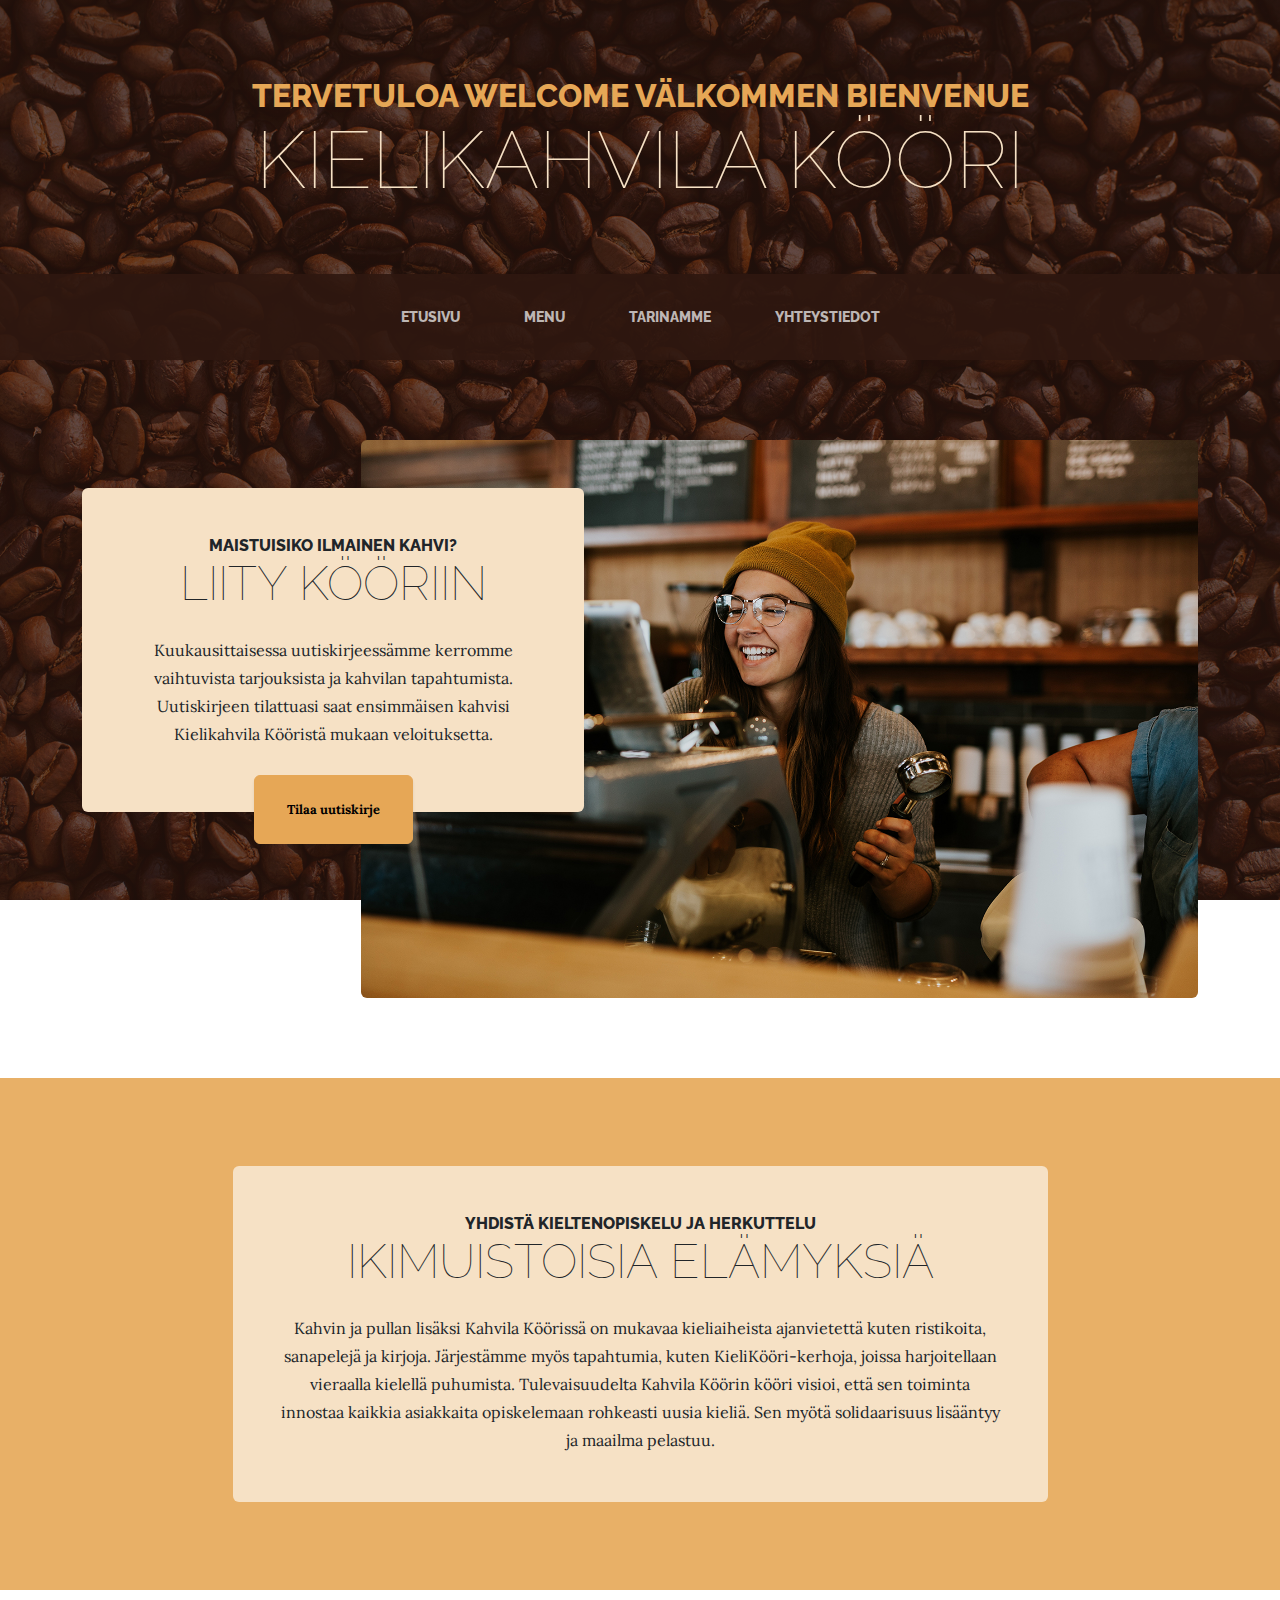
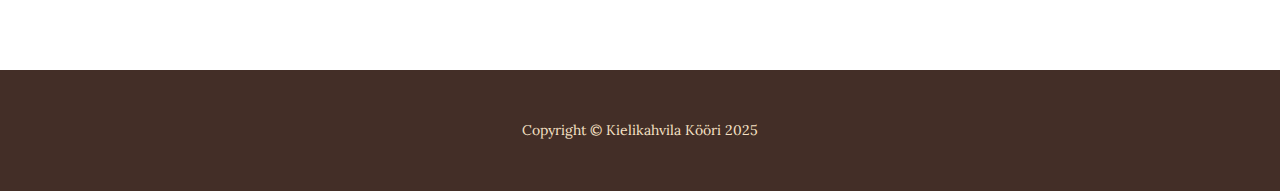
<file: index.html>
<!DOCTYPE html>
<html lang="en">

<head>
    <meta charset="utf-8" />
    <meta name="viewport" content="width=device-width, initial-scale=1, shrink-to-fit=no" />
    <meta name="description" content="" />
    <meta name="author" content="" />
    <title>Kielikahvila Kööri - Etusivu</title>
    <link rel="icon" type="image/x-icon" href="assets/favicon.ico" />
    <!-- Google fonts-->
    <link
        href="https://fonts.googleapis.com/css?family=Raleway:100,100i,200,200i,300,300i,400,400i,500,500i,600,600i,700,700i,800,800i,900,900i"
        rel="stylesheet" />
    <link href="https://fonts.googleapis.com/css?family=Lora:400,400i,700,700i" rel="stylesheet" />
    <!-- Core theme CSS (includes Bootstrap)-->
    <link href="css/styles.css" rel="stylesheet" />
</head>

<body>
    <header>
        <h1 class="site-heading text-center text-faded d-none d-lg-block">
            <span class="site-heading-upper text-primary mb-3">Tervetuloa Welcome Välkommen Bienvenue</span>
            <span class="site-heading-lower">KIELIKAHVILA KÖÖRI</span>
        </h1>
    </header>
    <!-- Navigation-->
    <nav class="navbar navbar-expand-lg navbar-dark py-lg-4" id="mainNav">
        <div class="container">
            <a class="navbar-brand text-uppercase fw-bold d-lg-none" href="index.html">Kielikahvila Kööri</a>
            <button class="navbar-toggler" type="button" data-bs-toggle="collapse"
                data-bs-target="#navbarSupportedContent" aria-controls="navbarSupportedContent" aria-expanded="false"
                aria-label="Toggle navigation"><span class="navbar-toggler-icon"></span></button>
            <div class="collapse navbar-collapse" id="navbarSupportedContent">
                <ul class="navbar-nav mx-auto">
                    <li class="nav-item px-lg-4"><a class="nav-link text-uppercase" href="index.html">Etusivu</a></li>
                    <li class="nav-item px-lg-4"><a class="nav-link text-uppercase" href="menu.html">Menu</a></li>
                    <li class="nav-item px-lg-4"><a class="nav-link text-uppercase" href="about.html">Tarinamme</a></li>
                    <li class="nav-item px-lg-4"><a class="nav-link text-uppercase"
                            href="contacts.html">Yhteystiedot</a>
                    </li>
                </ul>
            </div>
        </div>
    </nav>
    <section class="page-section clearfix">
        <div class="container">
            <div class="intro">
                <img class="intro-img img-fluid mb-3 mb-lg-0 rounded" src="assets/img/intro.jpg" alt="..." />
                <div class="intro-text left-0 text-center bg-faded p-5 rounded">
                    <h2 class="section-heading mb-4">
                        <span class="section-heading-upper">Maistuisiko ilmainen kahvi?</span>
                        <span class="section-heading-lower">Liity Kööriin</span>
                    </h2>
                    <p class="mb-3">Kuukausittaisessa uutiskirjeessämme kerromme vaihtuvista tarjouksista ja kahvilan
                        tapahtumista. Uutiskirjeen tilattuasi saat ensimmäisen kahvisi Kielikahvila Kööristä mukaan
                        veloituksetta.</p>
                    <div class="intro-button mx-auto"><a class="btn btn-primary btn-xl"
                            href="mailto:kahvila@koori.fi?subject=Haluan tilata uutiskirjeenne&body=Hei%0AHaluaisin%20tilata%20Kahvila%20Köörin%20uutiskirjeen">Tilaa
                            uutiskirje
                        </a>
                    </div>
                </div>
            </div>
        </div>
    </section>
    <section class="page-section cta">
        <div class="container">
            <div class="row">
                <div class="col-xl-9 mx-auto">
                    <div class="cta-inner bg-faded text-center rounded">
                        <h2 class="section-heading mb-4">
                            <span class="section-heading-upper">Yhdistä kieltenopiskelu ja herkuttelu</span>
                            <span class="section-heading-lower">IKIMUISTOISIA ELÄMYKSIÄ</span>
                        </h2>
                        <p class="mb-0">Kahvin ja pullan lisäksi Kahvila Köörissä on mukavaa kieliaiheista ajanvietettä
                            kuten ristikoita, sanapelejä ja kirjoja. Järjestämme myös tapahtumia, kuten
                            KieliKööri-kerhoja, joissa harjoitellaan vieraalla kielellä puhumista. Tulevaisuudelta
                            Kahvila Köörin kööri visioi, että sen toiminta innostaa kaikkia asiakkaita opiskelemaan
                            rohkeasti uusia kieliä. Sen myötä solidaarisuus lisääntyy ja maailma pelastuu.
                        </p>
                    </div>
                </div>
            </div>
        </div>
    </section>
    <footer class="footer text-faded text-center py-5">
        <div class="container">
            <p class="m-0 small">Copyright &copy; Kielikahvila Kööri 2025</p>
        </div>
    </footer>
    <!-- Bootstrap core JS-->
    <script src="https://cdn.jsdelivr.net/npm/bootstrap@5.2.3/dist/js/bootstrap.bundle.min.js"></script>
    <!-- Core theme JS-->
    <script src="js/scripts.js"></script>
</body>

</html>
</file>
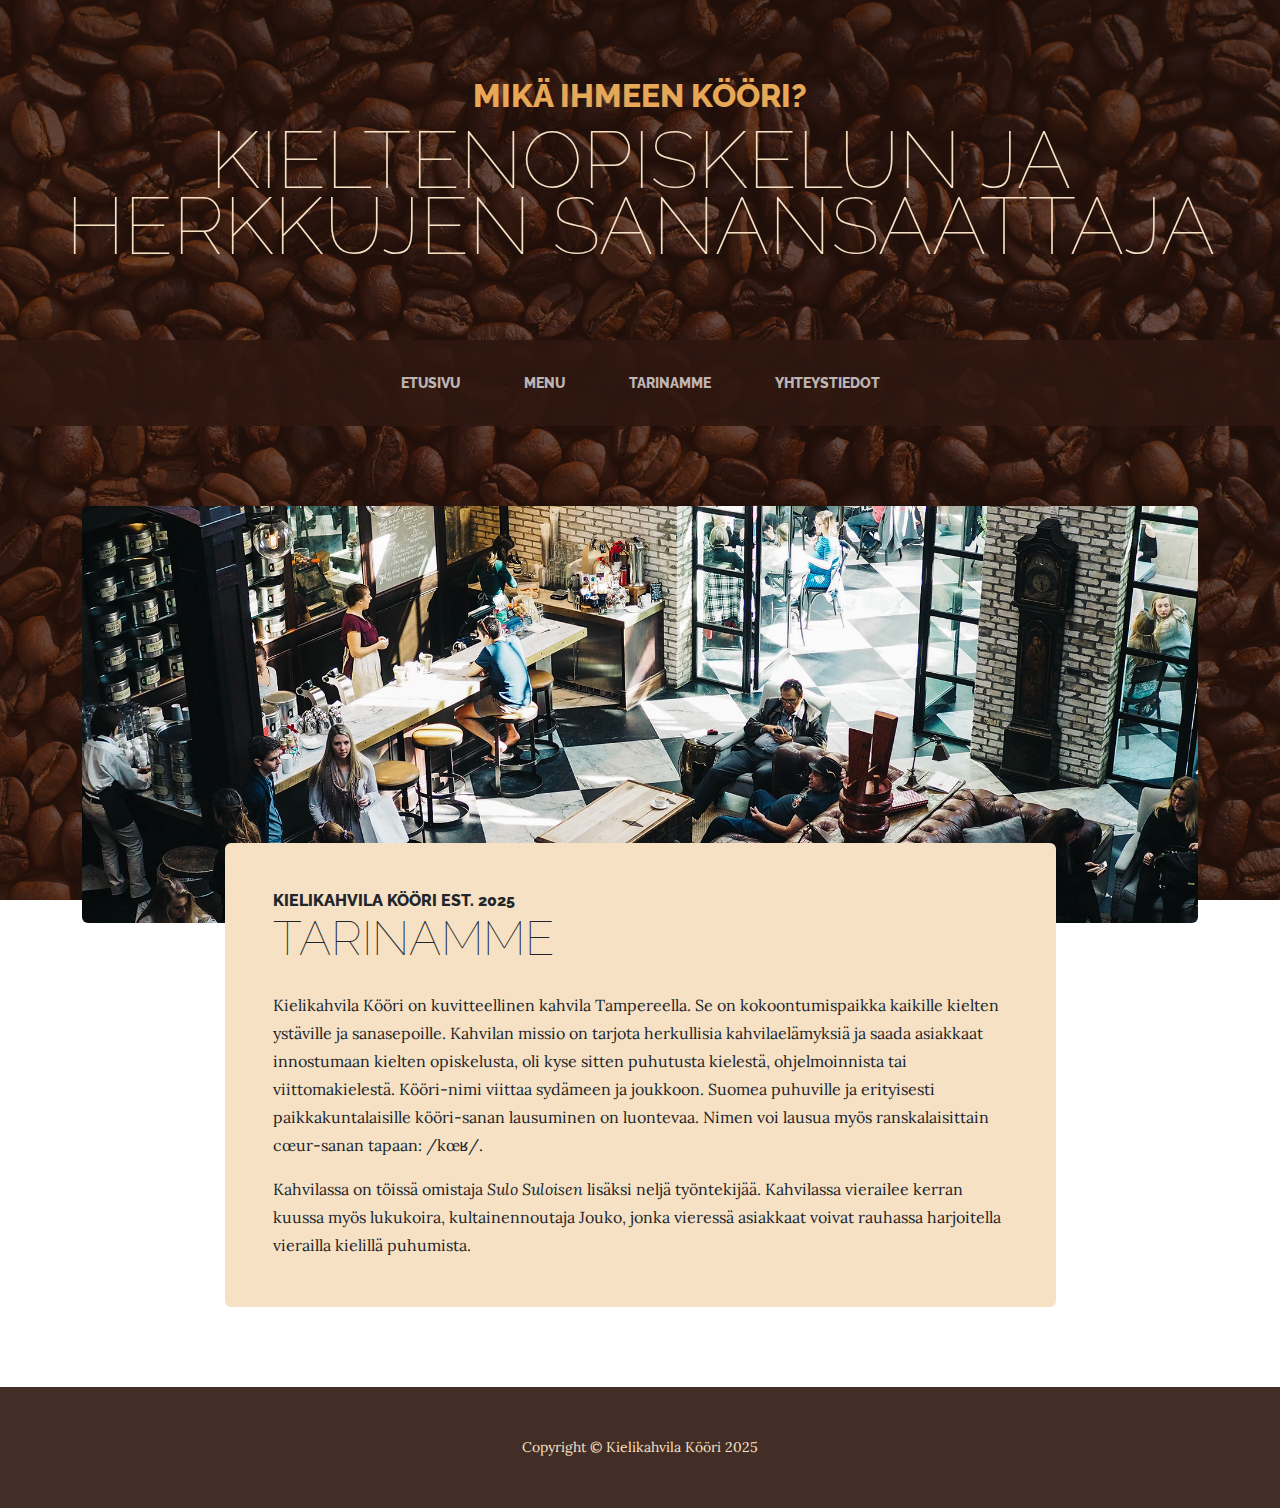
<file: about.html>
<!DOCTYPE html>
<html lang="en">

<head>
    <meta charset="utf-8" />
    <meta name="viewport" content="width=device-width, initial-scale=1, shrink-to-fit=no" />
    <meta name="description" content="" />
    <meta name="author" content="" />
    <title>About - Kielikahvila Kööri</title>
    <link rel="icon" type="image/x-icon" href="assets/favicon.ico" />
    <!-- Google fonts-->
    <link
        href="https://fonts.googleapis.com/css?family=Raleway:100,100i,200,200i,300,300i,400,400i,500,500i,600,600i,700,700i,800,800i,900,900i"
        rel="stylesheet" />
    <link href="https://fonts.googleapis.com/css?family=Lora:400,400i,700,700i" rel="stylesheet" />
    <!-- Core theme CSS (includes Bootstrap)-->
    <link href="css/styles.css" rel="stylesheet" />
</head>

<body>
    <header>
        <h1 class="site-heading text-center text-faded d-none d-lg-block">
            <span class="site-heading-upper text-primary mb-3">MIKÄ IHMEEN KÖÖRI?</span>
            <span class="site-heading-lower">KIELTENOPISKELUN JA HERKKUJEN SANANSAATTAJA</span>
        </h1>
    </header>
    <!-- Navigation-->
    <nav class="navbar navbar-expand-lg navbar-dark py-lg-4" id="mainNav">
        <div class="container">
            <a class="navbar-brand text-uppercase fw-bold d-lg-none" href="index.html">KÖÖRIN TARINA</a>
            <button class="navbar-toggler" type="button" data-bs-toggle="collapse"
                data-bs-target="#navbarSupportedContent" aria-controls="navbarSupportedContent" aria-expanded="false"
                aria-label="Toggle navigation"><span class="navbar-toggler-icon"></span></button>
            <div class="collapse navbar-collapse" id="navbarSupportedContent">
                <ul class="navbar-nav mx-auto">
                    <li class="nav-item px-lg-4"><a class="nav-link text-uppercase" href="index.html">Etusivu</a></li>
                    <li class="nav-item px-lg-4"><a class="nav-link text-uppercase" href="menu.html">Menu</a></li>
                    <li class="nav-item px-lg-4"><a class="nav-link text-uppercase" href="about.html">Tarinamme</a></li>
                    <li class="nav-item px-lg-4"><a class="nav-link text-uppercase"
                            href="contacts.html">Yhteystiedot</a>
                    </li>
                </ul>
            </div>
        </div>
    </nav>
    <section class="page-section about-heading">
        <div class="container">
            <img class="img-fluid rounded about-heading-img mb-3 mb-lg-0" src="assets/img/about.jpg" alt="..." />
            <div class="about-heading-content">
                <div class="row">
                    <div class="col-xl-9 col-lg-10 mx-auto">
                        <div class="bg-faded rounded p-5">
                            <h2 class="section-heading mb-4">
                                <span class="section-heading-upper">Kielikahvila Kööri est. 2025</span>
                                <span class="section-heading-lower">TARINAMME</span>
                            </h2>
                            <p>Kielikahvila Kööri on kuvitteellinen kahvila Tampereella. Se on kokoontumispaikka
                                kaikille kielten ystäville ja sanasepoille.
                                Kahvilan missio on tarjota herkullisia kahvilaelämyksiä ja saada asiakkaat innostumaan
                                kielten opiskelusta, oli kyse sitten puhutusta kielestä, ohjelmoinnista tai
                                viittomakielestä.
                                Kööri-nimi viittaa sydämeen ja joukkoon. Suomea puhuville ja erityisesti
                                paikkakuntalaisille kööri-sanan lausuminen on luontevaa. Nimen voi lausua myös
                                ranskalaisittain cœur-sanan tapaan: /kœʁ/.


                            </p>
                            <p class="mb-0">
                                Kahvilassa on töissä omistaja
                                <em> Sulo Suloisen</em>
                                lisäksi neljä työntekijää. Kahvilassa
                                vierailee kerran kuussa myös lukukoira, kultainennoutaja Jouko, jonka vieressä asiakkaat
                                voivat rauhassa harjoitella vierailla kielillä puhumista.
                            </p>
                        </div>
                    </div>
                </div>
            </div>
        </div>
    </section>
    <footer class="footer text-faded text-center py-5">
        <div class="container">
            <p class="m-0 small">Copyright &copy; Kielikahvila Kööri 2025</p>
        </div>
    </footer>
    <!-- Bootstrap core JS-->
    <script src="https://cdn.jsdelivr.net/npm/bootstrap@5.2.3/dist/js/bootstrap.bundle.min.js"></script>
    <!-- Core theme JS-->
    <script src="js/scripts.js"></script>
</body>

</html>
</file>
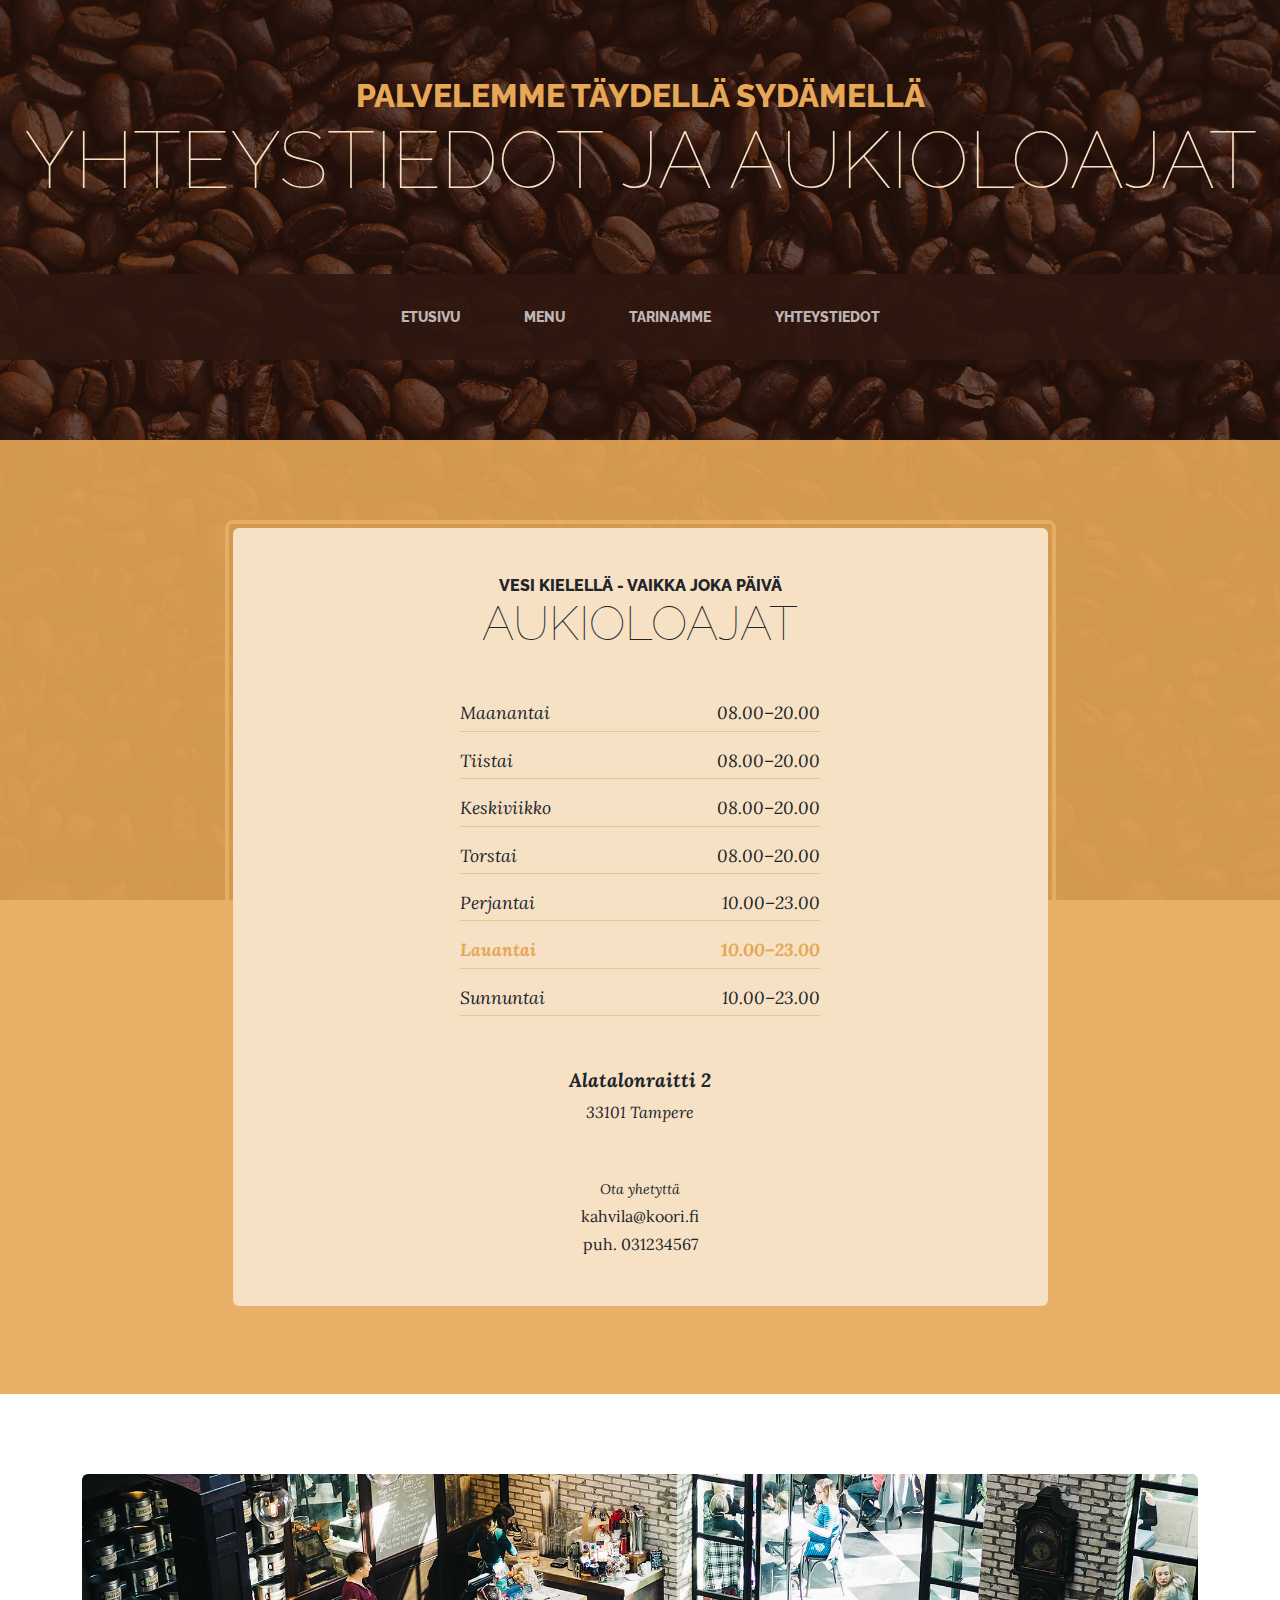
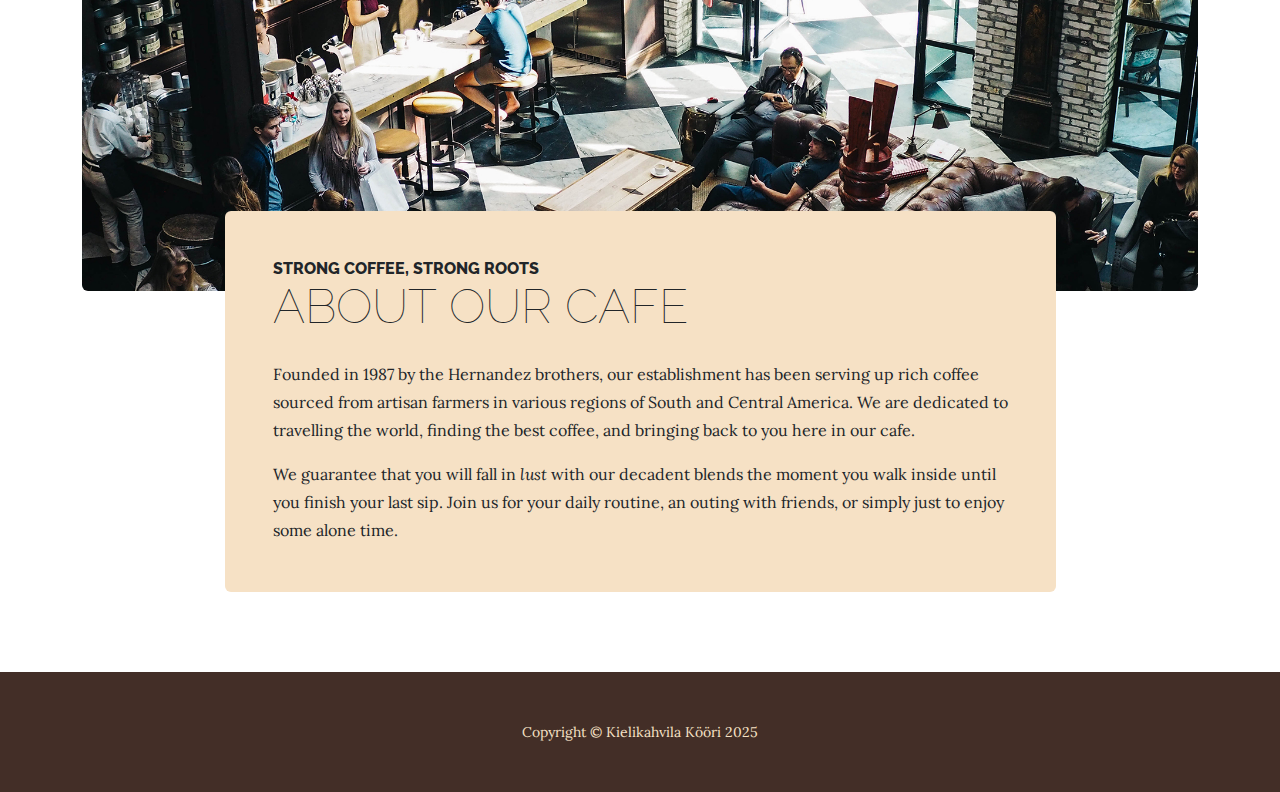
<file: contacts.html>
<!DOCTYPE html>
<html lang="en">

<head>
    <meta charset="utf-8" />
    <meta name="viewport" content="width=device-width, initial-scale=1, shrink-to-fit=no" />
    <meta name="description" content="" />
    <meta name="author" content="" />
    <title>Yhteystiedot - Kielikahvila Kööri</title>
    <link rel="icon" type="image/x-icon" href="assets/favicon.ico" />
    <!-- Google fonts-->
    <link
        href="https://fonts.googleapis.com/css?family=Raleway:100,100i,200,200i,300,300i,400,400i,500,500i,600,600i,700,700i,800,800i,900,900i"
        rel="stylesheet" />
    <link href="https://fonts.googleapis.com/css?family=Lora:400,400i,700,700i" rel="stylesheet" />
    <!-- Core theme CSS (includes Bootstrap)-->
    <link href="css/styles.css" rel="stylesheet" />
</head>

<body>
    <header>
        <h1 class="site-heading text-center text-faded d-none d-lg-block">
            <span class="site-heading-upper text-primary mb-3">Palvelemme täydellä sydämellä</span>
            <span class="site-heading-lower">YHTEYStiedot JA AUKIOLOAJAT</span>
        </h1>
    </header>
    <!-- Navigation-->
    <nav class="navbar navbar-expand-lg navbar-dark py-lg-4" id="mainNav">
        <div class="container">
            <a class="navbar-brand text-uppercase fw-bold d-lg-none" href="index.html">YHTEYS & AUKIOLOAJAT</a>
            <button class="navbar-toggler" type="button" data-bs-toggle="collapse"
                data-bs-target="#navbarSupportedContent" aria-controls="navbarSupportedContent" aria-expanded="false"
                aria-label="Toggle navigation"><span class="navbar-toggler-icon"></span></button>
            <div class="collapse navbar-collapse" id="navbarSupportedContent">
                <ul class="navbar-nav mx-auto">
                    <li class="nav-item px-lg-4"><a class="nav-link text-uppercase" href="index.html">Etusivu</a></li>
                    <li class="nav-item px-lg-4"><a class="nav-link text-uppercase" href="menu.html">Menu</a></li>
                    <li class="nav-item px-lg-4"><a class="nav-link text-uppercase" href="about.html">Tarinamme</a></li>
                    <li class="nav-item px-lg-4"><a class="nav-link text-uppercase"
                            href="contacts.html">Yhteystiedot</a>
                    </li>
                </ul>
            </div>
        </div>
    </nav>
    <section class="page-section cta">
        <div class="container">
            <div class="row">
                <div class="col-xl-9 mx-auto">
                    <div class="cta-inner bg-faded text-center rounded">
                        <h2 class="section-heading mb-5">
                            <span class="section-heading-upper">Vesi kielellä - vaikka joka päivä</span>
                            <span class="section-heading-lower">AUKIOLOAJAT</span>
                        </h2>
                        <ul class="list-unstyled list-hours mb-5 text-left mx-auto">
                            <li class="list-unstyled-item list-hours-item d-flex">
                                Maanantai
                                <span class="ms-auto">08.00–20.00</span>
                            </li>
                            <li class="list-unstyled-item list-hours-item d-flex">
                                Tiistai
                                <span class="ms-auto">08.00–20.00</span>
                            </li>
                            <li class="list-unstyled-item list-hours-item d-flex">
                                Keskiviikko
                                <span class="ms-auto">08.00–20.00</span>
                            </li>
                            <li class="list-unstyled-item list-hours-item d-flex">
                                Torstai
                                <span class="ms-auto">08.00–20.00</span>
                            </li>
                            <li class="list-unstyled-item list-hours-item d-flex">
                                Perjantai
                                <span class="ms-auto">10.00–23.00</span>
                            </li>
                            <li class="list-unstyled-item list-hours-item d-flex">
                                Lauantai
                                <span class="ms-auto">10.00–23.00</span>
                            </li>
                            <li class="list-unstyled-item list-hours-item d-flex">
                                Sunnuntai
                                <span class="ms-auto">10.00–23.00</span>
                            </li>
                        </ul>
                        <p class="address mb-5">
                            <em>
                                <strong>Alatalonraitti 2</strong>
                                <br />
                                33101 Tampere
                            </em>
                        </p>
                        <p class="mb-0">
                            <small><em>Ota yhetyttä</em></small>
                            <br />
                            kahvila@koori.fi
                            <br />
                            puh. 031234567

                        </p>
                    </div>
                </div>
            </div>
        </div>
    </section>
    <section class="page-section about-heading">
        <div class="container">
            <img class="img-fluid rounded about-heading-img mb-3 mb-lg-0" src="assets/img/about.jpg" alt="..." />
            <div class="about-heading-content">
                <div class="row">
                    <div class="col-xl-9 col-lg-10 mx-auto">
                        <div class="bg-faded rounded p-5">
                            <h2 class="section-heading mb-4">
                                <span class="section-heading-upper">Strong Coffee, Strong Roots</span>
                                <span class="section-heading-lower">About Our Cafe</span>
                            </h2>
                            <p>Founded in 1987 by the Hernandez brothers, our establishment has been serving up rich
                                coffee sourced from artisan farmers in various regions of South and Central America. We
                                are dedicated to travelling the world, finding the best coffee, and bringing back to you
                                here in our cafe.</p>
                            <p class="mb-0">
                                We guarantee that you will fall in
                                <em>lust</em>
                                with our decadent blends the moment you walk inside until you finish your last sip. Join
                                us for your daily routine, an outing with friends, or simply just to enjoy some alone
                                time.
                            </p>
                        </div>
                    </div>
                </div>
            </div>
        </div>
    </section>
    <footer class="footer text-faded text-center py-5">
        <div class="container">
            <p class="m-0 small">Copyright &copy; Kielikahvila Kööri 2025</p>
        </div>
    </footer>
    <!-- Bootstrap core JS-->
    <script src="https://cdn.jsdelivr.net/npm/bootstrap@5.2.3/dist/js/bootstrap.bundle.min.js"></script>
    <!-- Core theme JS-->
    <script src="js/scripts.js"></script>
</body>

</html>
</file>
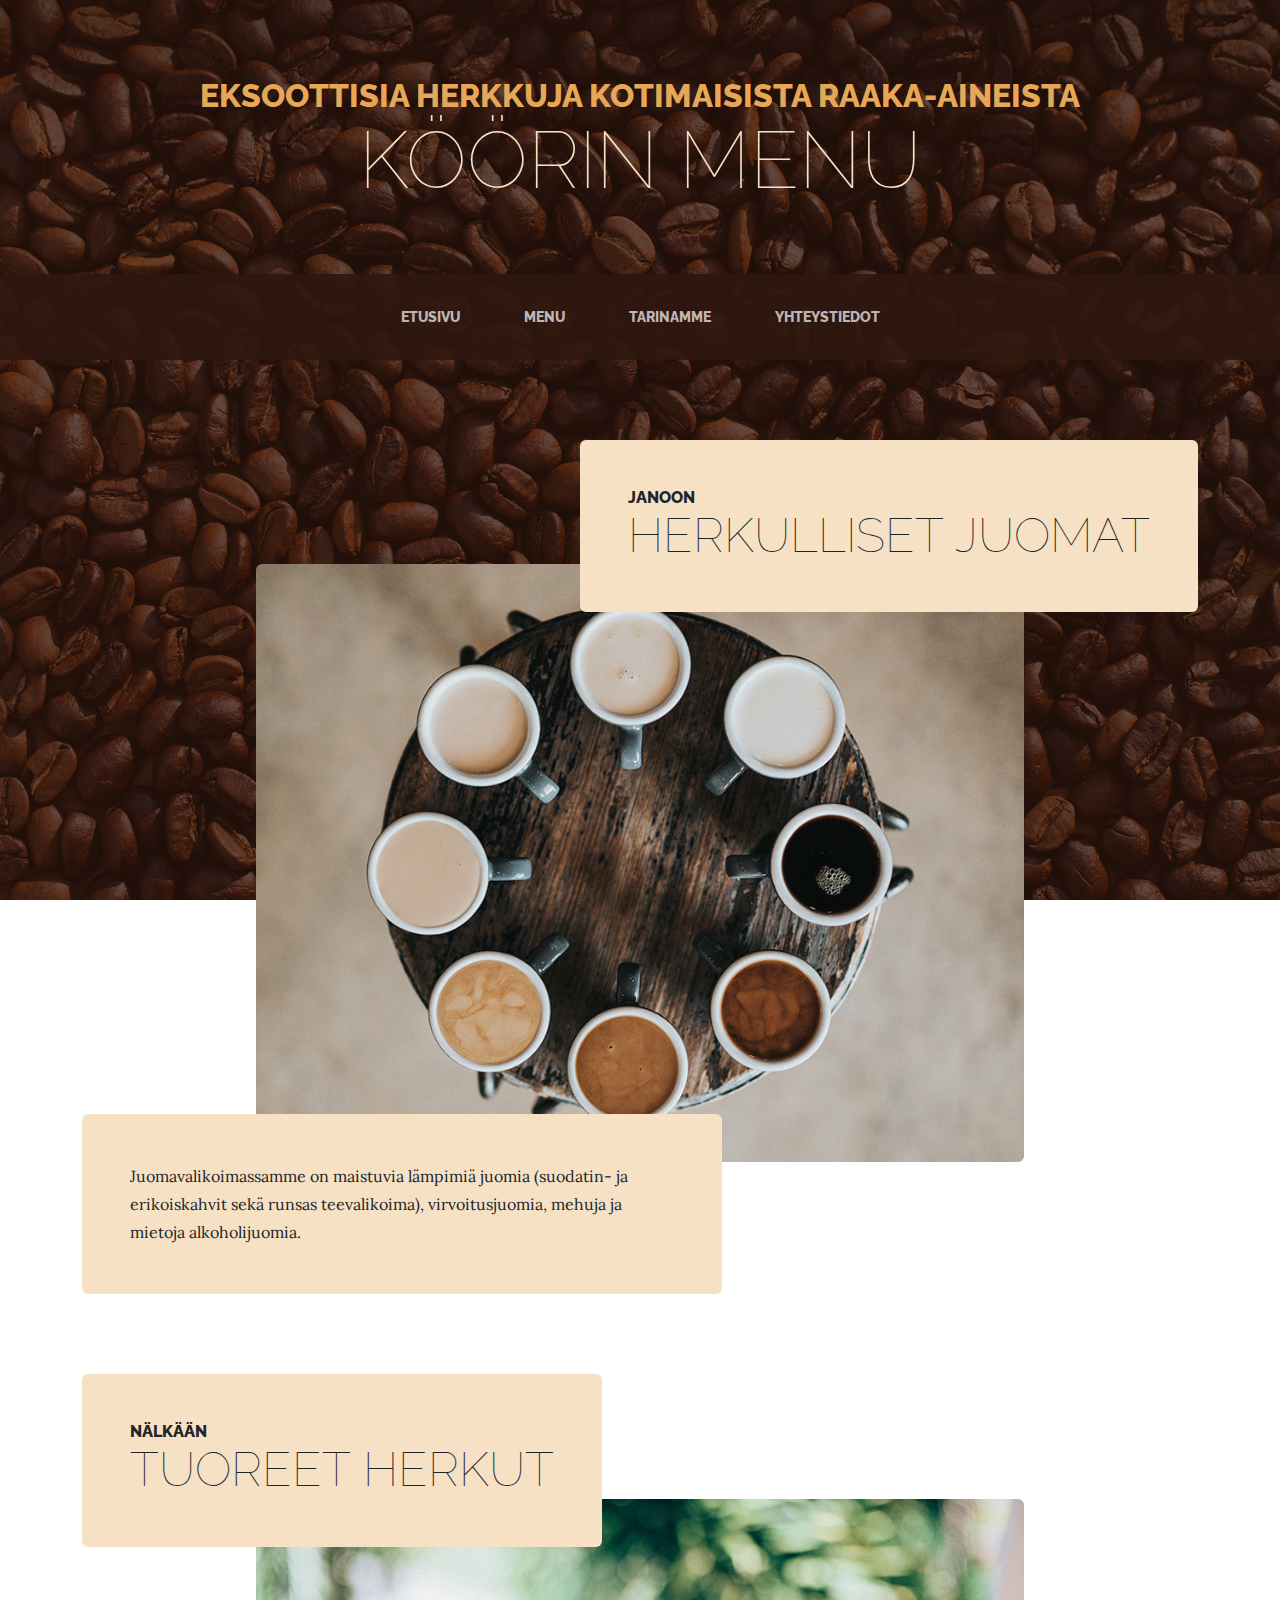
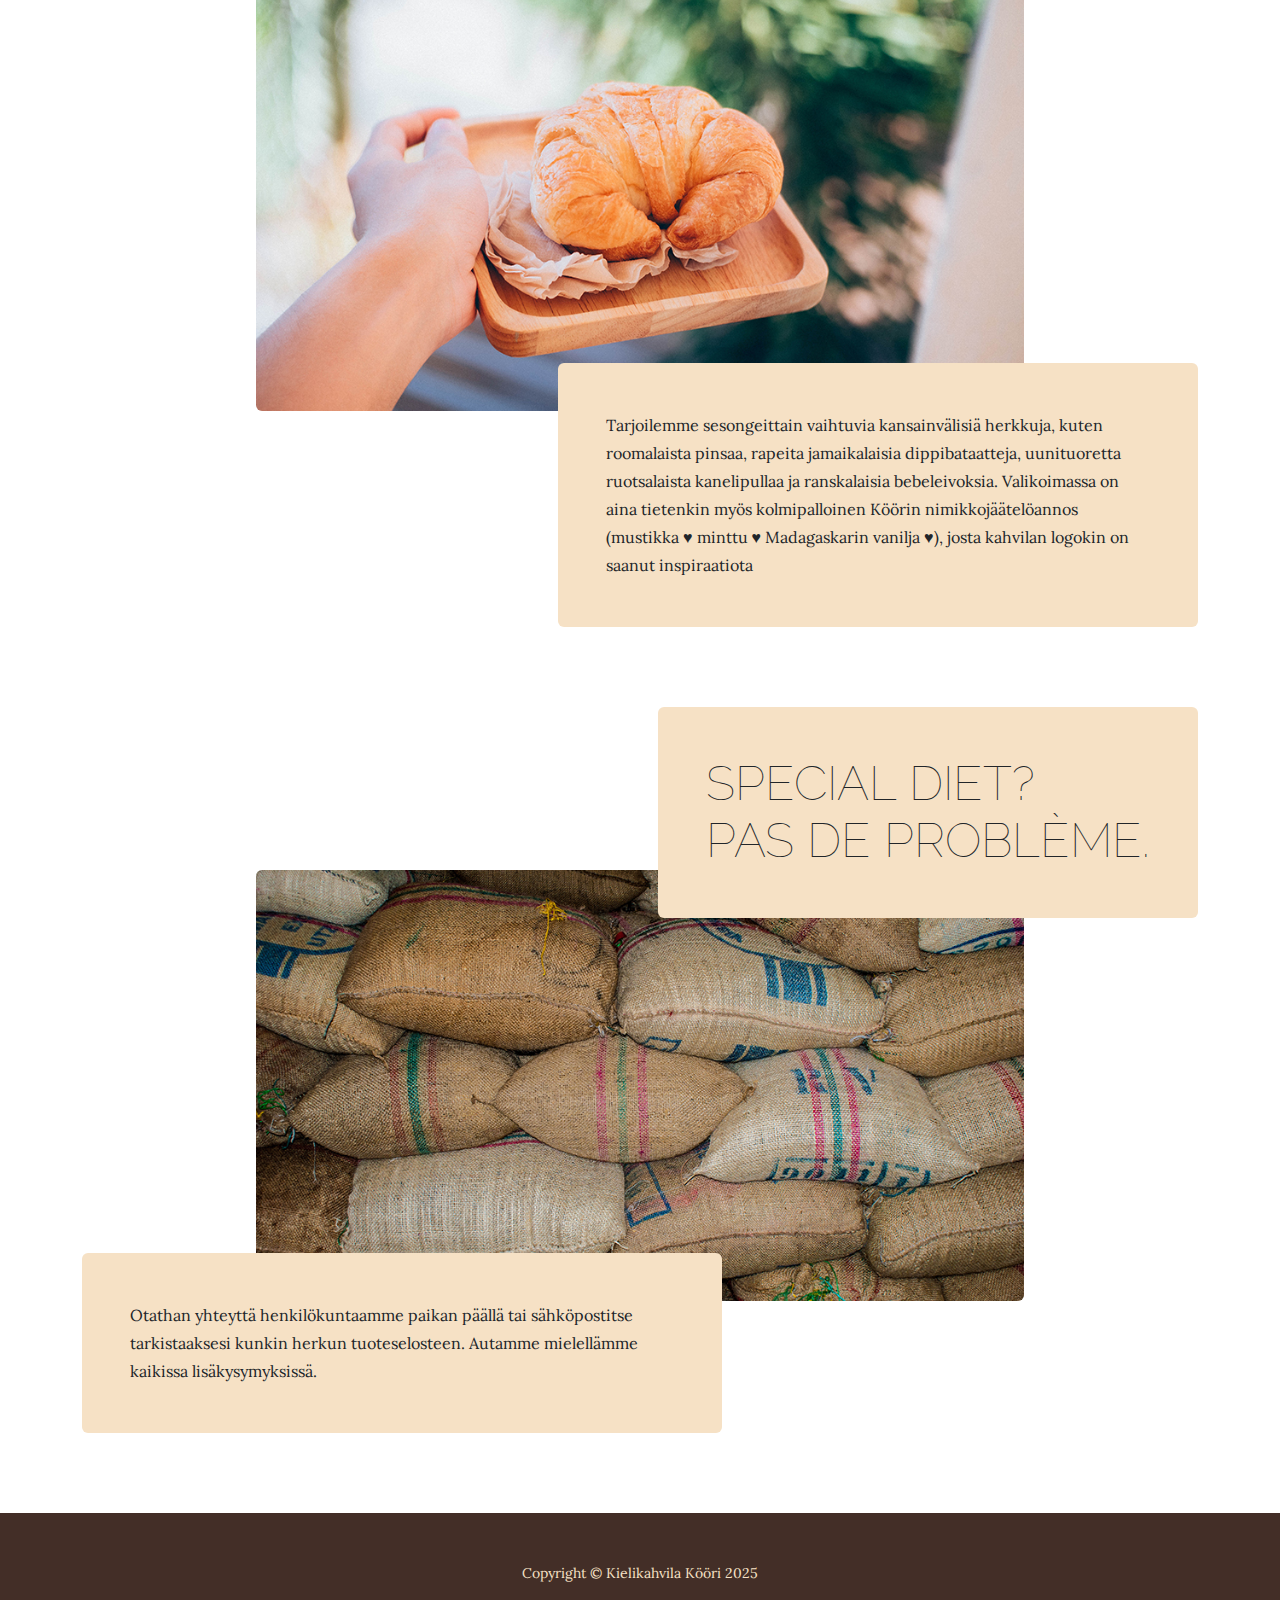
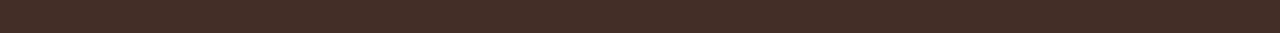
<file: menu.html>
<!DOCTYPE html>
<html lang="en">

<head>
    <meta charset="utf-8" />
    <meta name="viewport" content="width=device-width, initial-scale=1, shrink-to-fit=no" />
    <meta name="description" content="" />
    <meta name="author" content="" />
    <title>Menu - Kielikahvila Kööri</title>
    <link rel="icon" type="image/x-icon" href="assets/favicon.ico" />

    <link
        href="https://fonts.googleapis.com/css?family=Raleway:100,100i,200,200i,300,300i,400,400i,500,500i,600,600i,700,700i,800,800i,900,900i"
        rel="stylesheet" />
    <link href="https://fonts.googleapis.com/css?family=Lora:400,400i,700,700i" rel="stylesheet" />

    <link href="css/styles.css" rel="stylesheet" />
</head>

<body>
    <header>
        <h1 class="site-heading text-center text-faded d-none d-lg-block">
            <span class="site-heading-upper text-primary mb-3">EKSOOTTISIA HERKKUJA KOTIMAISISTA
                RAAKA-AINEISTA</span>
            <span class="site-heading-lower">KÖÖRIN MENU</span>
        </h1>
    </header>

    <nav class="navbar navbar-expand-lg navbar-dark py-lg-4" id="mainNav">
        <div class="container">
            <a class="navbar-brand text-uppercase fw-bold d-lg-none" href="index.html">Köörin menu</a>
            <button class="navbar-toggler" type="button" data-bs-toggle="collapse"
                data-bs-target="#navbarSupportedContent" aria-controls="navbarSupportedContent" aria-expanded="false"
                aria-label="Toggle navigation"><span class="navbar-toggler-icon"></span></button>
            <div class="collapse navbar-collapse" id="navbarSupportedContent">
                <ul class="navbar-nav mx-auto">
                    <li class="nav-item px-lg-4"><a class="nav-link text-uppercase" href="index.html">Etusivu</a></li>
                    <li class="nav-item px-lg-4"><a class="nav-link text-uppercase" href="menu.html">Menu</a></li>
                    <li class="nav-item px-lg-4"><a class="nav-link text-uppercase" href="about.html">Tarinamme</a></li>
                    <li class="nav-item px-lg-4"><a class="nav-link text-uppercase"
                            href="contacts.html">Yhteystiedot</a>
                    </li>
                </ul>
            </div>
        </div>
    </nav>
    <section class="page-section">
        <div class="container">
            <div class="product-item">
                <div class="product-item-title d-flex">
                    <div class="bg-faded p-5 d-flex ms-auto rounded">
                        <h2 class="section-heading mb-0">
                            <span class="section-heading-upper">Janoon</span>
                            <span class="section-heading-lower">Herkulliset juomat</span>
                        </h2>
                    </div>
                </div>
                <img class="product-item-img mx-auto d-flex rounded img-fluid mb-3 mb-lg-0"
                    src="assets/img/products-01.jpg" alt="..." />
                <div class="product-item-description d-flex me-auto">
                    <div class="bg-faded p-5 rounded">
                        <p class="mb-0">Juomavalikoimassamme on maistuvia lämpimiä juomia (suodatin- ja erikoiskahvit
                            sekä runsas teevalikoima), virvoitusjuomia, mehuja ja mietoja alkoholijuomia.</p>
                    </div>
                </div>
            </div>
        </div>
    </section>
    <section class="page-section">
        <div class="container">
            <div class="product-item">
                <div class="product-item-title d-flex">
                    <div class="bg-faded p-5 d-flex me-auto rounded">
                        <h2 class="section-heading mb-0">
                            <span class="section-heading-upper">Nälkään</span>
                            <span class="section-heading-lower">Tuoreet herkut</span>
                        </h2>
                    </div>
                </div>
                <img class="product-item-img mx-auto d-flex rounded img-fluid mb-3 mb-lg-0"
                    src="assets/img/products-02.jpg" alt="..." />
                <div class="product-item-description d-flex ms-auto">
                    <div class="bg-faded p-5 rounded">
                        <p class="mb-0">Tarjoilemme sesongeittain vaihtuvia kansainvälisiä herkkuja, kuten roomalaista
                            pinsaa, rapeita jamaikalaisia dippibataatteja, uunituoretta ruotsalaista kanelipullaa ja
                            ranskalaisia bebeleivoksia. Valikoimassa on aina tietenkin myös kolmipalloinen Köörin
                            nimikkojäätelöannos (mustikka &#9829; minttu &#9829; Madagaskarin vanilja &#9829;), josta
                            kahvilan logokin on saanut
                            inspiraatiota</p>
                    </div>
                </div>
            </div>
        </div>
    </section>
    <section class="page-section">
        <div class="container">
            <div class="product-item">
                <div class="product-item-title d-flex">
                    <div class="bg-faded p-5 d-flex ms-auto rounded">
                        <h2 class="section-heading mb-0">
                            <span class="section-heading-upper"></span>
                            <span class="section-heading-lower">Special diet?<br /> pas de problème.</span>
                        </h2>
                    </div>
                </div>
                <img class="product-item-img mx-auto d-flex rounded img-fluid mb-3 mb-lg-0"
                    src="assets/img/products-03.jpg" alt="..." />
                <div class="product-item-description d-flex me-auto">
                    <div class="bg-faded p-5 rounded">
                        <p class="mb-0">Otathan
                            yhteyttä henkilökuntaamme paikan päällä tai sähköpostitse tarkistaaksesi kunkin herkun
                            tuoteselosteen. Autamme mielellämme kaikissa lisäkysymyksissä.</p>
                    </div>
                </div>
            </div>
        </div>
    </section>
    <footer class="footer text-faded text-center py-5">
        <div class="container">
            <p class="m-0 small">Copyright &copy; Kielikahvila Kööri 2025</p>
        </div>
    </footer>

    <script src="https://cdn.jsdelivr.net/npm/bootstrap@5.2.3/dist/js/bootstrap.bundle.min.js"></script>

    <script src="js/scripts.js"></script>
</body>

</html>
</file>
